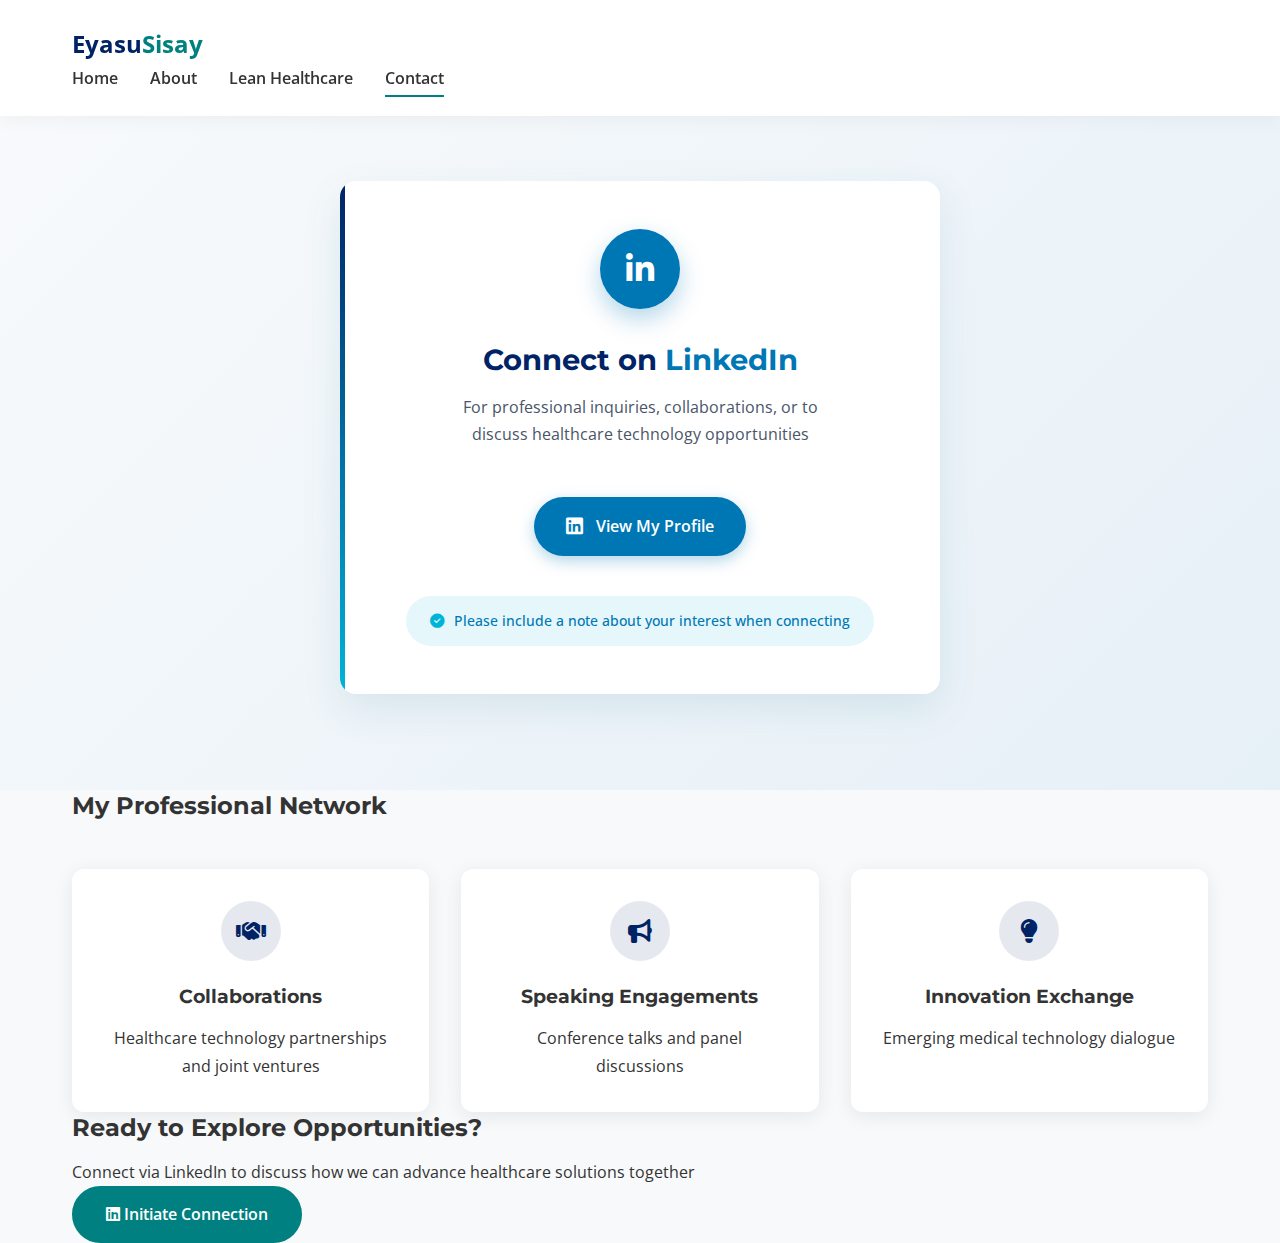
<file: contact.html>
<!DOCTYPE html>
<html lang="en">
<head>
    <meta charset="UTF-8">
    <meta name="viewport" content="width=device-width, initial-scale=1.0">
    <title>Contact Eyasu Sisay | Professional Networking</title>
    <meta name="description" content="Connect with Eyasu Sisay on LinkedIn for professional inquiries and collaborations">
    
    <!-- CSS -->
    <link rel="stylesheet" href="https://cdnjs.cloudflare.com/ajax/libs/font-awesome/6.4.0/css/all.min.css">
    <link href="https://fonts.googleapis.com/css2?family=Montserrat:wght@500;700&family=Open+Sans:wght@400;600&display=swap" rel="stylesheet">
    <link rel="stylesheet" href="style.css">
</head>

<body class="contact-page">
    <!-- Navigation -->
    <nav class="navbar">
        <div class="container">
            <a href="index.html" class="logo">Eyasu<span>Sisay</span></a>
            <ul class="nav-links">
                <li><a href="index.html">Home</a></li>
                <li><a href="about.html">About</a></li>
                <li><a href="lean.html">Lean Healthcare</a></li>
                <li><a href="contact.html" class="active">Contact</a></li>
            </ul>
        </div>
    </nav>

    <!-- Contact Hero -->
    <section class="contact-hero">
        <div class="container">
            <div class="hero-content">
                <h1>Let's <span>Connect</span></h1>
                <p class="subtitle">Professional inquiries via LinkedIn</p>
            </div>
        </div>
    </section>

    <!-- LinkedIn Connection Section -->
   <section class="linkedin-section">
  <div class="linkedin-card">
    <div class="linkedin-icon">
      <i class="fab fa-linkedin-in"></i>
    </div>
    <h2>Connect on <span>LinkedIn</span></h2>
    <p>For professional inquiries, collaborations, or to discuss healthcare technology opportunities</p>
    <a href="https://www.linkedin.com/in/eyasu-sisay/" target="_blank" rel="noopener noreferrer" class="linkedin-btn">
      <i class="fab fa-linkedin"></i> View My Profile
    </a>
    <div class="connection-note">
      <i class="fas fa-check-circle"></i>
      <span>Please include a note about your interest when connecting</span>
    </div>
  </div>
</section>

    <!-- Professional Network Section -->
    <section class="network-section">
        <div class="container">
            <h2>My <span>Professional</span> Network</h2>
            <div class="network-grid">
                <div class="network-item">
                    <div class="network-icon">
                        <i class="fas fa-handshake"></i>
                    </div>
                    <h3>Collaborations</h3>
                    <p>Healthcare technology partnerships and joint ventures</p>
                </div>
                <div class="network-item">
                    <div class="network-icon">
                        <i class="fas fa-bullhorn"></i>
                    </div>
                    <h3>Speaking Engagements</h3>
                    <p>Conference talks and panel discussions</p>
                </div>
                <div class="network-item">
                    <div class="network-icon">
                        <i class="fas fa-lightbulb"></i>
                    </div>
                    <h3>Innovation Exchange</h3>
                    <p>Emerging medical technology dialogue</p>
                </div>
            </div>
        </div>
    </section>

    <!-- Connection CTA -->
    <section class="connection-cta">
        <div class="container">
            <div class="cta-content">
                <h2>Ready to <span>Explore</span> Opportunities?</h2>
                <p>Connect via LinkedIn to discuss how we can advance healthcare solutions together</p>
                <a href="https://www.linkedin.com/in/eyasu-sisay/" target="_blank" rel="noopener noreferrer" class="btn btn-primary btn-linkedin">
                    <i class="fab fa-linkedin"></i> Initiate Connection
                </a>
            </div>
        </div>
    </section>

    <!-- Add data-scroll attributes to elements you want to animate -->
<section id="about" data-scroll="fade-in">
  <!-- Content will fade in when scrolled to -->
</section>

<div class="feature" data-scroll="fade-left">
  <!-- Content will slide in from left -->
</div>

<div class="statistic" data-scroll="fade-right">
  <!-- Content will slide in from right -->
</div>

    <!-- JavaScript -->
    <script src="main.js"></script>
</body>
</html>
</file>
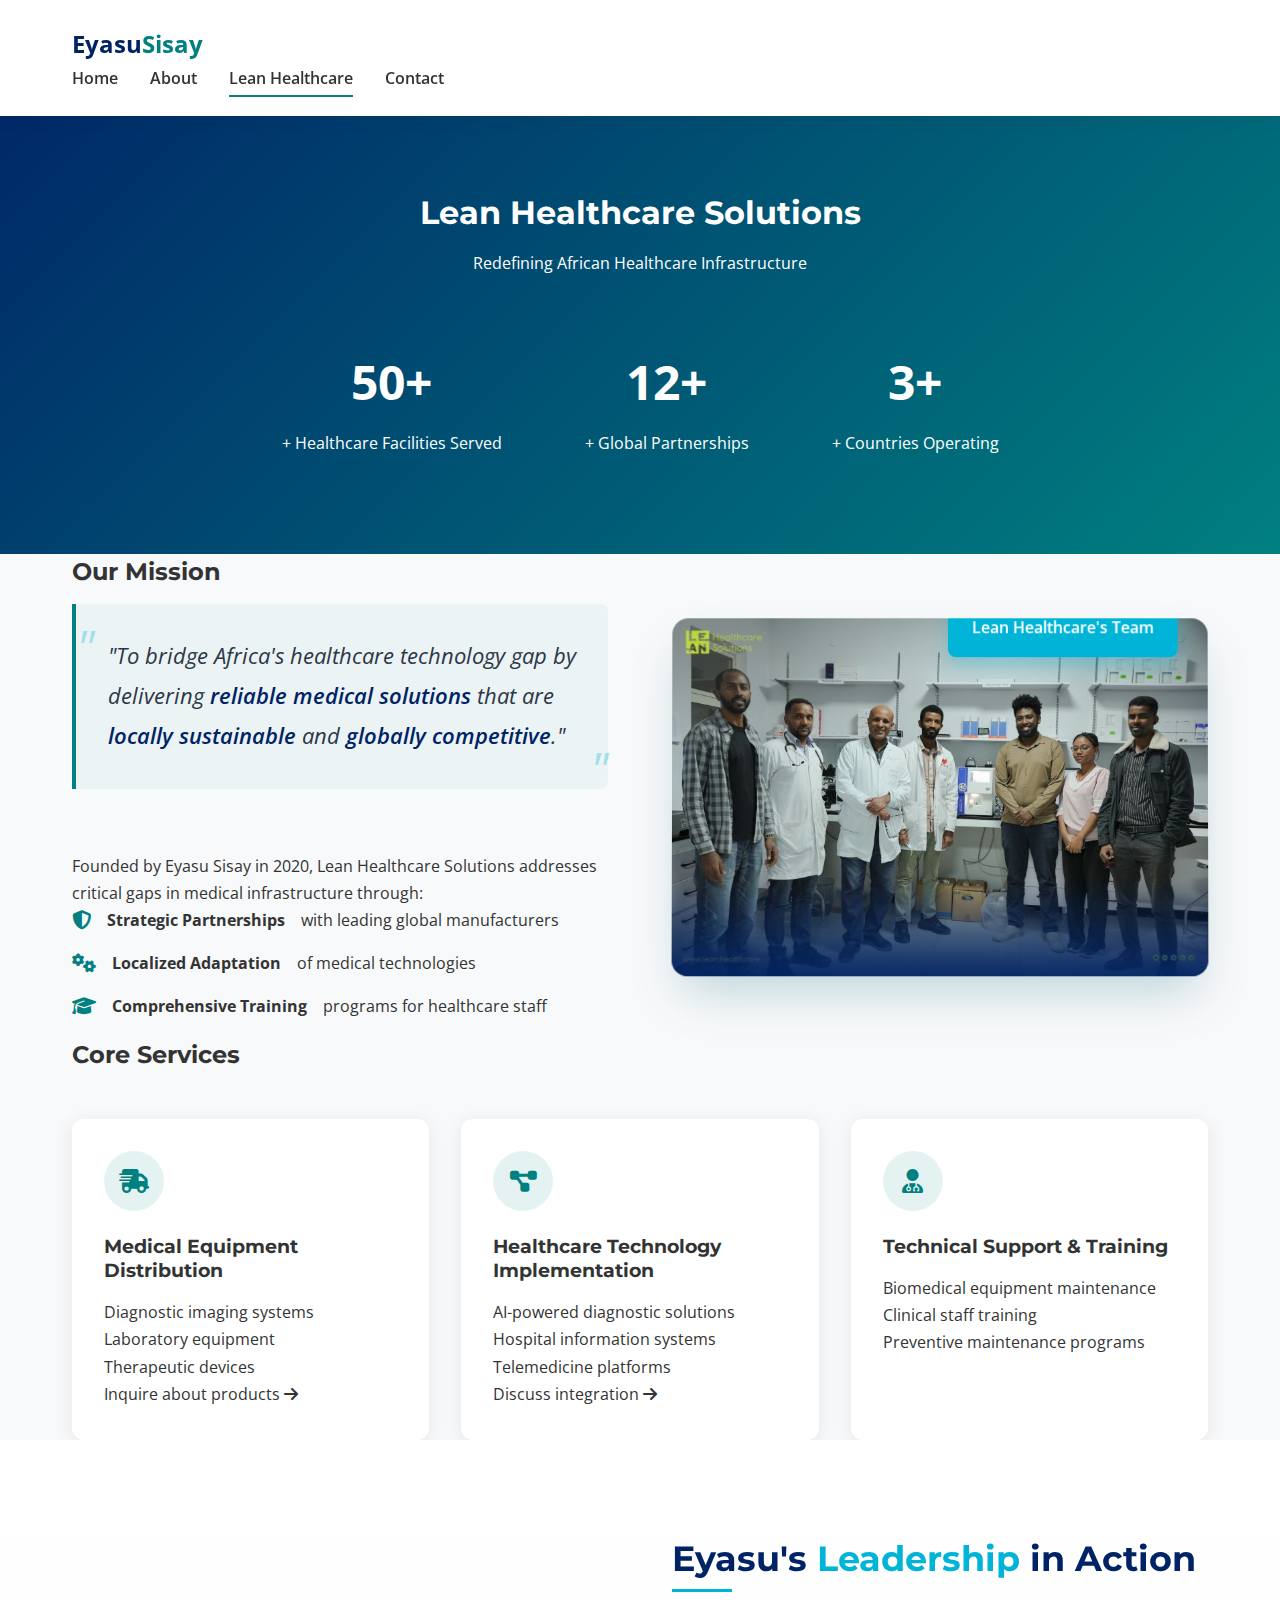
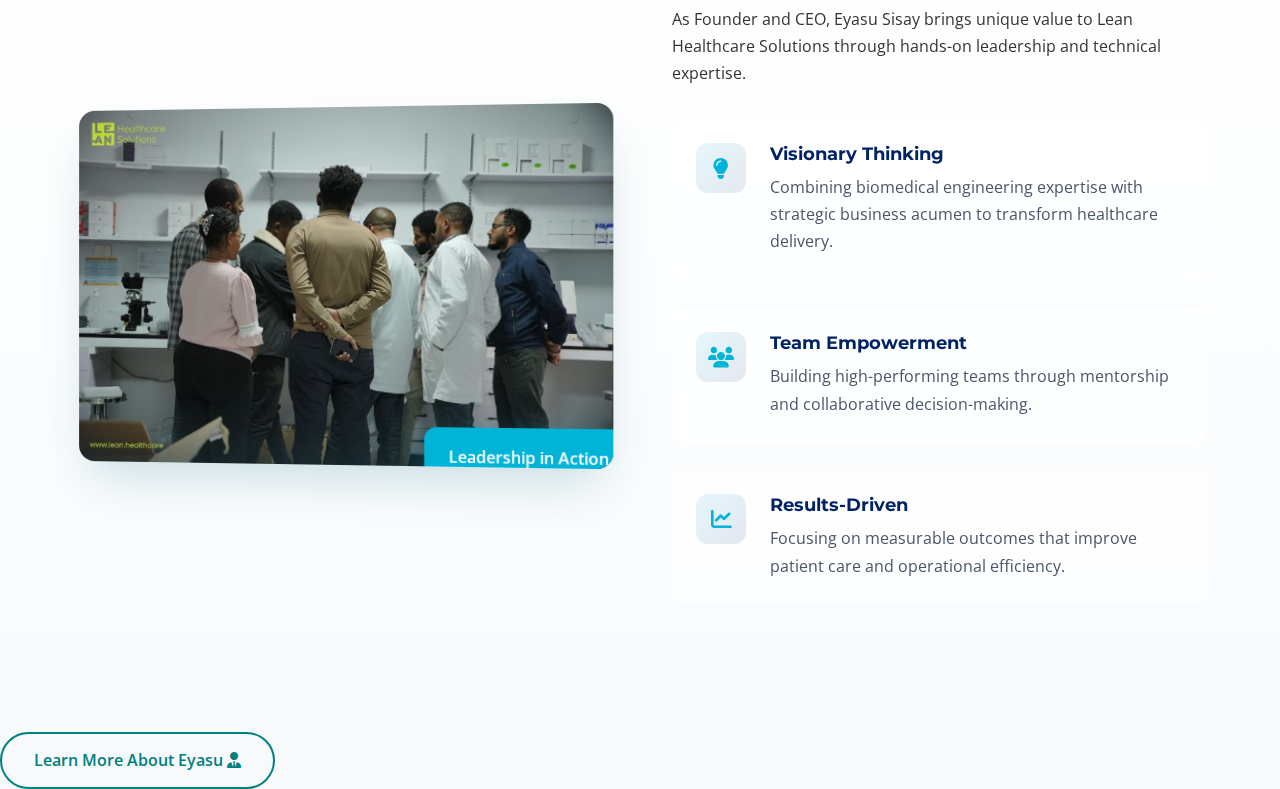
<file: lean.html>
<!DOCTYPE html>
<html lang="en">
<head>
    <meta charset="UTF-8">
    <meta name="viewport" content="width=device-width, initial-scale=1.0">
    <title>Lean Healthcare Solutions | Founded by Eyasu Sisay</title>
    <meta name="description" content="Lean Healthcare Solutions - Transforming African healthcare through innovative medical technology and sustainable solutions under Eyasu Sisay's leadership">
    
    <!-- CSS -->
    <link rel="stylesheet" href="https://cdnjs.cloudflare.com/ajax/libs/font-awesome/6.4.0/css/all.min.css">
    <link href="https://fonts.googleapis.com/css2?family=Montserrat:wght@500;700&family=Open+Sans:wght@400;600&display=swap" rel="stylesheet">
    <link rel="stylesheet" href="style.css">
</head>

<body class="lean-page">
    <!-- Navigation -->
    <nav class="navbar">
        <div class="container">
            <a href="index.html" class="logo">Eyasu<span>Sisay</span></a>
            <ul class="nav-links">
                <li><a href="index.html">Home</a></li>
                <li><a href="about.html">About</a></li>
                <li><a href="lean.html" class="active">Lean Healthcare</a></li>
                <li><a href="contact.html">Contact</a></li>
            </ul>
        </div>
    </nav>

    <!-- Hero Section -->
    <section class="company-hero">
        <div class="container">
            <div class="hero-content">
                <h1>Lean Healthcare <span>Solutions</span></h1>
                <p class="subtitle">Redefining African Healthcare Infrastructure</p>
                <div class="stats-bar">
                    <div class="stat">
                        <span class="number" data-count="50">50+</span>+
                        <span class="label">Healthcare Facilities Served</span>
                    </div>
                    <div class="stat">
                        <span class="number" data-count="12">12+</span>+
                        <span class="label">Global Partnerships</span>
                    </div>
                    <div class="stat">
                        <span class="number" data-count="3">3+</span>+
                        <span class="label">Countries Operating</span>
                    </div>
                </div>
            </div>
        </div>
    </section>

    <!-- Mission Section -->
    <section class="mission">
        <div class="container">
            <div class="mission-content">
                <div class="mission-text">
                    <h2>Our <span>Mission</span></h2>
                    <blockquote>
                        "To bridge Africa's healthcare technology gap by delivering <strong>reliable medical solutions</strong> that are <strong>locally sustainable</strong> and <strong>globally competitive</strong>."
                    </blockquote>
                    <p>Founded by Eyasu Sisay in 2020, Lean Healthcare Solutions addresses critical gaps in medical infrastructure through:</p>
                    <ul class="value-props">
                        <li>
                            <i class="fas fa-shield-alt"></i>
                            <strong>Strategic Partnerships</strong> with leading global manufacturers
                        </li>
                        <li>
                            <i class="fas fa-cogs"></i>
                            <strong>Localized Adaptation</strong> of medical technologies
                        </li>
                        <li>
                            <i class="fas fa-graduation-cap"></i>
                            <strong>Comprehensive Training</strong> programs for healthcare staff
                        </li>
                    </ul>
                </div>
                <div class="mission-image-container">
  <div class="mission-badge">Lean Healthcare's Team</div>
  <img src="lean photo.jpg" alt="Lean Healthcare Solutions team working" class="mission-image">
  <div class="mission-overlay">
    <div class="mission-caption">
    
  </div>
</div>
            </div>
        </div>
    </section>

    <!-- Services Section -->
    <section class="services">
        <div class="container">
            <h2>Core <span>Services</span></h2>
            <div class="services-grid">
                <div class="service-card">
                    <div class="service-icon">
                        <i class="fas fa-shipping-fast"></i>
                    </div>
                    <h3>Medical Equipment Distribution</h3>
                    <ul>
                        <li>Diagnostic imaging systems</li>
                        <li>Laboratory equipment</li>
                        <li>Therapeutic devices</li>
                    </ul>
                    <a href="#contact" class="service-cta">Inquire about products <i class="fas fa-arrow-right"></i></a>
                </div>
                <div class="service-card">
                    <div class="service-icon">
                        <i class="fas fa-project-diagram"></i>
                    </div>
                    <h3>Healthcare Technology Implementation</h3>
                    <ul>
                        <li>AI-powered diagnostic solutions</li>
                        <li>Hospital information systems</li>
                        <li>Telemedicine platforms</li>
                    </ul>
                    <a href="contact.html" class="service-cta">Discuss integration <i class="fas fa-arrow-right"></i></a>
                </div>
                <div class="service-card">
                    <div class="service-icon">
                        <i class="fas fa-user-md"></i>
                    </div>
                    <h3>Technical Support & Training</h3>
                    <ul>
                        <li>Biomedical equipment maintenance</li>
                        <li>Clinical staff training</li>
                        <li>Preventive maintenance programs</li>
                    </ul>
                    
                </div>
            </div>
        </div>
    </section>

    <!-- Partners Section -->
    
    <!-- Leadership Spotlight -->
   <section class="leadership-showcase">
    <div class="leadership-container">
        <div class="leadership-image">
            <img src="1752844723425.jpg" alt="Eyasu Sisay leading a team meeting">
            <div class="leadership-badge">Leadership in Action</div>
        </div>
        <div class="leadership-content">
            <h2>Eyasu's <span>Leadership</span> in Action</h2>
            <p>As Founder and CEO, Eyasu Sisay brings unique value to Lean Healthcare Solutions through hands-on leadership and technical expertise.</p>
            
            <div class="leadership-highlights">
                <div class="leadership-item">
                    <div class="leadership-icon">
                        <i class="fas fa-lightbulb"></i>
                    </div>
                    <div class="leadership-text">
                        <h3>Visionary Thinking</h3>
                        <p>Combining biomedical engineering expertise with strategic business acumen to transform healthcare delivery.</p>
                    </div>
                </div>
                
                <div class="leadership-item">
                    <div class="leadership-icon">
                        <i class="fas fa-users"></i>
                    </div>
                    <div class="leadership-text">
                        <h3>Team Empowerment</h3>
                        <p>Building high-performing teams through mentorship and collaborative decision-making.</p>
                    </div>
                </div>
                
                <div class="leadership-item">
                    <div class="leadership-icon">
                        <i class="fas fa-chart-line"></i>
                    </div>
                    <div class="leadership-text">
                        <h3>Results-Driven</h3>
                        <p>Focusing on measurable outcomes that improve patient care and operational efficiency.</p>
                    </div>
                </div>
            </div>
        </div>
    </div>
</section>
                    <a href="about.html" class="btn btn-outline">Learn More About Eyasu <i class="fas fa-user-tie"></i></a>
                </div>
            </div>
        </div>
    </section>

    <!-- Add data-scroll attributes to elements you want to animate -->
<section id="about" data-scroll="fade-in">
  <!-- Content will fade in when scrolled to -->
</section>

<div class="feature" data-scroll="fade-left">
  <!-- Content will slide in from left -->
</div>

<div class="statistic" data-scroll="fade-right">
  <!-- Content will slide in from right -->
</div>

    <!-- JavaScript -->
    <script src="main.js"></script>
</body>
</html>
</file>
<file: style.css>
/* ===== RESET & BASE STYLES ===== */
:root {
  --primary: #002366;
  --secondary: #008080;
  --accent: #0077B5;
  --dark: #1a1a2e;
  --light: #f8f9fa;
  --text: #333333;
  --text-light: #6c757d;
  --shadow: 0 4px 20px rgba(0, 0, 0, 0.08);
  --transition: all 0.3s cubic-bezier(0.25, 0.8, 0.25, 1);
}

* {
  margin: 0;
  padding: 0;
  box-sizing: border-box;
}

html {
  scroll-behavior: smooth;
  font-size: 16px;
}

body {
  font-family: 'Open Sans', sans-serif;
  line-height: 1.7;
  color: var(--text);
  background-color: var(--light);
  overflow-x: hidden;
}

h1, h2, h3, h4, h5, h6 {
  font-family: 'Montserrat', sans-serif;
  font-weight: 700;
  line-height: 1.3;
  margin-bottom: 1rem;
}

a {
  text-decoration: none;
  color: inherit;
  transition: var(--transition);
}

ul {
  list-style: none;
}

img {
  max-width: 100%;
  height: auto;
}

.container {
  width: 100%;
  max-width: 1200px;
  margin: 0 auto;
  padding: 0 2rem;
}

.section {
  padding: 6rem 0;
}

.section-header {
  text-align: center;
  margin-bottom: 4rem;
}

.section-title {
  font-size: 2.5rem;
  color: var(--dark);
  position: relative;
  display: inline-block;
}

.section-title span {
  color: var(--secondary);
}

.section-title:after {
  content: '';
  position: absolute;
  bottom: -10px;
  left: 50%;
  transform: translateX(-50%);
  width: 80px;
  height: 4px;
  background: var(--secondary);
}

.section-subtitle {
  color: var(--text-light);
  font-size: 1.1rem;
  max-width: 700px;
  margin: 0 auto;
}

.btn {
  display: inline-block;
  padding: 0.8rem 2rem;
  border-radius: 50px;
  font-weight: 600;
  text-align: center;
  cursor: pointer;
  transition: var(--transition);
}

.btn-primary {
  background: var(--secondary);
  color: white;
  border: 2px solid var(--secondary);
}

.btn-primary:hover {
  background: transparent;
  color: var(--secondary);
  transform: translateY(-3px);
  box-shadow: var(--shadow);
}

.btn-outline {
  background: transparent;
  color: var(--secondary);
  border: 2px solid var(--secondary);
}

.btn-outline:hover {
  background: var(--secondary);
  color: white;
  transform: translateY(-3px);
}

/* ===== NAVBAR ===== */
.navbar {
  position: fixed;
  top: 0;
  left: 0;
  width: 100%;
  padding: 1.5rem 0;
  background: white;
  box-shadow: 0 2px 20px rgba(0, 0, 0, 0.05);
  z-index: 1000;
  transition: var(--transition);
}

.navbar.scrolled {
  padding: 1rem 0;
  box-shadow: 0 5px 20px rgba(0, 0, 0, 0.1);
}

.logo {
  font-size: 1.5rem;
  font-weight: 700;
  color: var(--primary);
}

.logo span {
  color: var(--secondary);
}

.nav-links {
  display: flex;
  align-items: center;
  gap: 2rem;
}

.nav-links a {
  font-weight: 600;
  position: relative;
  padding: 0.5rem 0;
}

.nav-links a:after {
  content: '';
  position: absolute;
  bottom: 0;
  left: 0;
  width: 0;
  height: 2px;
  background: var(--secondary);
  transition: var(--transition);
}

.nav-links a:hover:after,
.nav-links a.active:after {
  width: 100%;
}

/* ===== HERO SECTION ===== */
.hero {
  min-height: 100vh;
  display: flex;
  align-items: center;
  padding-top: 80px;
  background: linear-gradient(135deg, rgba(0, 35, 102, 0.9) 0%, rgba(0, 128, 128, 0.9) 100%), url('../assets/images/hero-bg.jpg') no-repeat center center/cover;
  color: white;
  text-align: center;
}

.hero-content {
  max-width: 800px;
  margin: 0 auto;
}

.hero-title {
  font-size: 3.5rem;
  margin-bottom: 1.5rem;
  line-height: 1.2;
}

.hero-title .title-line {
  display: block;
}

.hero-subtitle {
  font-size: 1.3rem;
  margin-bottom: 2.5rem;
  opacity: 0.9;
}

.hero-cta {
  display: flex;
  gap: 1.5rem;
  justify-content: center;
  margin-top: 3rem;
}

/* ===== ABOUT SECTION ===== */
.about-content {
  display: grid;
  grid-template-columns: 1fr 1fr;
  gap: 4rem;
  align-items: center;
}

.profile-img {
  width: 100%;
  max-width: 350px;
  border-radius: 20px;
  box-shadow: var(--shadow);
  transition: var(--transition);
}

.profile-img:hover {
  transform: scale(1.02);
}

.personal-info {
  margin: 2rem 0;
}

.info-item {
  display: flex;
  margin-bottom: 1rem;
}

.info-label {
  font-weight: 600;
  min-width: 120px;
  color: var(--primary);
}

.about-cta {
  display: flex;
  gap: 1.5rem;
  margin-top: 2rem;
}

.skill-bars {
  margin-top: 2rem;
}

.skill-item {
  margin-bottom: 1.5rem;
}

.skill-info {
  display: flex;
  justify-content: space-between;
  margin-bottom: 0.5rem;
}

.skill-bar {
  height: 10px;
  background: #e9ecef;
  border-radius: 5px;
  overflow: hidden;
}

.skill-progress {
  height: 100%;
  background: var(--secondary);
  border-radius: 5px;
  transition: width 1.5s ease;
}

/* ===== LEAN HEALTHCARE PAGE ===== */
.company-hero {
  padding: 12rem 0 6rem;
  background: linear-gradient(135deg, var(--primary) 0%, var(--secondary) 100%);
  color: white;
  text-align: center;
}

.stats-bar {
  display: flex;
  justify-content: space-around;
  margin-top: 4rem;
  flex-wrap: wrap;
}

.stat {
  padding: 0 2rem;
}

.number {
  font-size: 3rem;
  font-weight: 700;
  display: block;
  margin-bottom: 0.5rem;
}

.mission-content {
  display: grid;
  grid-template-columns: 1fr 1fr;
  gap: 4rem;
  align-items: center;
}

.value-props li {
  margin-bottom: 1rem;
  display: flex;
  align-items: center;
  gap: 1rem;
}

.value-props i {
  color: var(--secondary);
  font-size: 1.2rem;
}

.services-grid {
  display: grid;
  grid-template-columns: repeat(auto-fit, minmax(300px, 1fr));
  gap: 2rem;
  margin-top: 3rem;
}

.service-card {
  background: white;
  border-radius: 12px;
  padding: 2rem;
  box-shadow: var(--shadow);
  transition: var(--transition);
}

.service-card:hover {
  transform: translateY(-10px);
}

.service-icon {
  width: 60px;
  height: 60px;
  background: rgba(0, 128, 128, 0.1);
  border-radius: 50%;
  display: flex;
  align-items: center;
  justify-content: center;
  margin-bottom: 1.5rem;
  color: var(--secondary);
  font-size: 1.5rem;
}

/* ===== CONTACT PAGE ===== */
.linkedin-card {
  background: white;
  border-radius: 12px;
  padding: 3rem;
  text-align: center;
  max-width: 700px;
  margin: -50px auto 0;
  box-shadow: var(--shadow);
  position: relative;
  z-index: 1;
}

.linkedin-icon {
  background: var(--accent);
  width: 80px;
  height: 80px;
  border-radius: 50%;
  display: flex;
  align-items: center;
  justify-content: center;
  margin: 0 auto 2rem;
  color: white;
  font-size: 2rem;
}

.linkedin-btn {
  display: inline-block;
  background: var(--accent);
  color: white;
  padding: 1rem 2rem;
  border-radius: 50px;
  font-weight: 600;
  margin: 2rem 0;
  transition: var(--transition);
}

.linkedin-btn:hover {
  background: #005f93;
  transform: translateY(-3px);
  box-shadow: 0 10px 20px rgba(0, 119, 181, 0.2);
}

.network-grid {
  display: grid;
  grid-template-columns: repeat(auto-fit, minmax(250px, 1fr));
  gap: 2rem;
  margin-top: 3rem;
}

.network-item {
  background: white;
  padding: 2rem;
  border-radius: 12px;
  text-align: center;
  box-shadow: var(--shadow);
  transition: var(--transition);
}

.network-item:hover {
  transform: translateY(-5px);
}

.network-icon {
  width: 60px;
  height: 60px;
  background: rgba(0, 35, 102, 0.1);
  border-radius: 50%;
  display: flex;
  align-items: center;
  justify-content: center;
  margin: 0 auto 1.5rem;
  color: var(--primary);
  font-size: 1.5rem;
}

/* ===== FOOTER ===== */
footer {
  background: var(--dark);
  color: white;
  padding: 3rem 0;
  text-align: center;
}

/* ===== ANIMATIONS ===== */
@keyframes fadeIn {
  from { opacity: 0; transform: translateY(20px); }
  to { opacity: 1; transform: translateY(0); }
}

@keyframes typewriter {
  from { width: 0 }
  to { width: 100% }
}

/* ===== RESPONSIVE DESIGN ===== */
@media (max-width: 992px) {
  .about-content,
  .mission-content {
    grid-template-columns: 1fr;
    text-align: center;
  }
  
  .profile-img {
    margin: 0 auto;
  }
  
  .personal-info,
  .info-item {
    justify-content: center;
  }
  
  .about-cta {
    justify-content: center;
  }
}

@media (max-width: 768px) {
  .hero-title {
    font-size: 2.5rem;
  }
  
  .section {
    padding: 4rem 0;
  }
  
  .nav-links {
    position: fixed;
    top: 80px;
    left: -100%;
    width: 100%;
    height: calc(100vh - 80px);
    background: white;
    flex-direction: column;
    gap: 0;
    transition: var(--transition);
  }
  
  .nav-links.active {
    left: 0;
  }
  
  .nav-links li {
    width: 100%;
    text-align: center;
    padding: 1rem 0;
  }
  
  .menu-toggle {
    display: flex;
    flex-direction: column;
    gap: 6px;
    cursor: pointer;
  }
  
  .menu-toggle span {
    width: 30px;
    height: 3px;
    background: var(--primary);
    transition: var(--transition);
  }
  
  .menu-toggle.active span:nth-child(1) {
    transform: rotate(45deg) translate(5px, 5px);
  }
  
  .menu-toggle.active span:nth-child(2) {
    opacity: 0;
  }
  
  .menu-toggle.active span:nth-child(3) {
    transform: rotate(-45deg) translate(7px, -8px);
  }
}

@media (max-width: 576px) {
  .hero-title {
    font-size: 2rem;
  }
  
  .hero-cta,
  .about-cta {
    flex-direction: column;
    gap: 1rem;
  }
  
  .container {
    padding: 0 1.5rem;
  }
}

/* Professional Skills Section Styling */
.skills-section {
    padding: 6rem 0;
    background-color: #f9fbfd;
    text-align: center;
}

.skills-grid {
    display: grid;
    grid-template-columns: repeat(auto-fit, minmax(250px, 1fr));
    gap: 2rem;
    margin-top: 3rem;
    justify-items: center;
}

.skill-card {
    width: 100%;
    max-width: 280px;
    perspective: 1000px;
}

.skill-content {
    position: relative;
    width: 100%;
    height: 100%;
    padding: 2.5rem 1.5rem;
    background: white;
    border-radius: 16px;
    box-shadow: 0 10px 30px rgba(0, 95, 115, 0.08);
    transition: all 0.4s cubic-bezier(0.175, 0.885, 0.32, 1.275);
    transform-style: preserve-3d;
    text-align: center;
}

.skill-card:hover .skill-content {
    transform: translateY(-10px);
    box-shadow: 0 15px 40px rgba(0, 95, 115, 0.15);
}

.skill-icon {
    width: 70px;
    height: 70px;
    margin: 0 auto 1.5rem;
    display: flex;
    align-items: center;
    justify-content: center;
    background: linear-gradient(135deg, rgba(0, 128, 128, 0.1) 0%, rgba(0, 35, 102, 0.1) 100%);
    border-radius: 50%;
    color: var(--secondary);
    font-size: 1.8rem;
}

.skill-content h3 {
    font-size: 1.3rem;
    margin-bottom: 1rem;
    color: var(--dark);
}

.skill-percent {
    font-size: 2.5rem;
    font-weight: 700;
    margin: 1rem 0;
    color: var(--primary);
    position: relative;
    display: inline-block;
}

.skill-percent::after {
    content: '';
    position: absolute;
    bottom: -10px;
    left: 50%;
    transform: translateX(-50%);
    width: 40px;
    height: 3px;
    background: var(--secondary);
}

.skill-description {
    color: var(--text-light);
    font-size: 0.95rem;
    line-height: 1.6;
    margin-top: 1rem;
}

/* Responsive Adjustments */
@media (max-width: 768px) {
    .skills-grid {
        grid-template-columns: repeat(2, 1fr);
    }
}

@media (max-width: 576px) {
    .skills-grid {
        grid-template-columns: 1fr;
    }
    
    .skill-card {
        max-width: 100%;
    }
}

/* About Section Styling */
.about-section {
    padding: 8rem 0;
    background: linear-gradient(to bottom, #ffffff 0%, #f8fbfd 100%);
    position: relative;
    overflow: hidden;
}

.about-section::before {
    content: '';
    position: absolute;
    top: 0;
    right: 0;
    width: 40%;
    height: 100%;
    background: url('assets/images/medical-pattern.png') no-repeat;
    background-size: cover;
    opacity: 0.03;
    z-index: 0;
}

.about-content {
    display: grid;
    grid-template-columns: 1fr 1.5fr;
    gap: 4rem;
    align-items: center;
    position: relative;
    z-index: 1;
}

.about-image {
    position: relative;
    display: flex;
    justify-content: center;
}

.image-frame {
    position: relative;
    width: 320px;
    height: 320px;
    border-radius: 20px;
    overflow: hidden;
    box-shadow: 0 25px 50px -12px rgba(0, 95, 115, 0.15);
}

.profile-img {
    width: 100%;
    height: 100%;
    object-fit: cover;
    transition: transform 0.5s ease;
}

.image-frame:hover .profile-img {
    transform: scale(1.05);
}

.image-badge {
    position: absolute;
    bottom: -20px;
    right: -20px;
    background: var(--secondary);
    color: white;
    padding: 1rem 1.5rem;
    border-radius: 12px;
    box-shadow: 0 10px 20px rgba(0, 128, 128, 0.2);
    text-align: center;
}

.image-badge span {
    display: block;
    font-weight: 700;
    font-size: 1.1rem;
}

.image-badge p {
    font-size: 0.9rem;
    opacity: 0.9;
    margin-top: 0.3rem;
}

.about-text h3 {
    font-size: 1.5rem;
    color: var(--primary);
    margin-bottom: 1.5rem;
    position: relative;
    display: inline-block;
}

.about-text h3::after {
    content: '';
    position: absolute;
    bottom: -8px;
    left: 0;
    width: 50px;
    height: 3px;
    background: var(--secondary);
}

.lead {
    font-size: 1.2rem;
    line-height: 1.8;
    color: var(--dark);
    margin-bottom: 2rem;
}

.bio-highlights {
    margin: 2.5rem 0;
}

.highlight-item {
    display: flex;
    align-items: flex-start;
    gap: 1rem;
    margin-bottom: 1.5rem;
}

.highlight-item i {
    color: var(--secondary);
    font-size: 1.2rem;
    margin-top: 0.2rem;
}

.highlight-item p {
    flex: 1;
    color: var(--text);
    line-height: 1.7;
}

blockquote {
    font-style: italic;
    font-size: 1.1rem;
    line-height: 1.8;
    color: var(--dark);
    padding: 1.5rem;
    border-left: 4px solid var(--secondary);
    background: rgba(0, 128, 128, 0.05);
    border-radius: 0 8px 8px 0;
    margin: 2rem 0;
}

blockquote strong {
    color: var(--primary);
    font-weight: 600;
}

.core-values {
    display: flex;
    flex-wrap: wrap;
    gap: 1rem;
    margin-top: 2rem;
}

.value-pill {
    background: rgba(0, 35, 102, 0.1);
    color: var(--primary);
    padding: 0.6rem 1.2rem;
    border-radius: 50px;
    font-size: 0.9rem;
    font-weight: 500;
    transition: all 0.3s ease;
}

.value-pill:hover {
    background: var(--secondary);
    color: white;
    transform: translateY(-2px);
}

/* Responsive Design */
@media (max-width: 992px) {
    .about-content {
        grid-template-columns: 1fr;
        text-align: center;
    }
    
    .about-image {
        margin-bottom: 3rem;
    }
    
    .about-text h3::after {
        left: 50%;
        transform: translateX(-50%);
    }
    
    .highlight-item {
        justify-content: center;
        text-align: left;
    }
}

@media (max-width: 576px) {
    .image-frame {
        width: 280px;
        height: 280px;
    }
    
    .image-badge {
        right: 0;
    }
}


/* ===== ABOUT PAGE STYLES ===== */
.about-page {
    background-color: #f8fafc;
    color: #2d3748;
    line-height: 1.6;
}

/* Hero Section */
.about-hero {
    background: linear-gradient(135deg, #002366 0%, #004080 100%);
    color: white;
    padding: 8rem 0 6rem;
    text-align: center;
    position: relative;
    overflow: hidden;
}

.about-hero::before {
    content: '';
    position: absolute;
    top: 0;
    right: 0;
    width: 30%;
    height: 100%;
    background: url('assets/images/medical-icon-pattern.png') repeat;
    opacity: 0.05;
}

.section-header h1 {
    font-size: 3rem;
    margin-bottom: 1rem;
    position: relative;
    display: inline-block;
}

.section-header h1 span {
    color: #00b4d8;
}

.section-header p {
    font-size: 1.2rem;
    opacity: 0.9;
}

/* Biography Section */
.biography {
    padding: 6rem 0;
}

.bio-content {
    display: grid;
    grid-template-columns: 1fr 1fr;
    gap: 4rem;
    align-items: center;
}

.bio-image {
    position: relative;
    border-radius: 16px;
    overflow: hidden;
    box-shadow: 0 20px 40px rgba(0, 0, 0, 0.1);
}

.bio-image img {
    width: 100%;
    height: auto;
    display: block;
    transition: transform 0.5s ease;
}

.bio-image:hover img {
    transform: scale(1.03);
}

.image-caption {
    position: absolute;
    bottom: 0;
    left: 0;
    right: 0;
    background: rgba(0, 35, 102, 0.8);
    color: white;
    padding: 1.5rem;
    text-align: center;
}

.image-caption i {
    font-size: 1.5rem;
    color: #00b4d8;
    margin-bottom: 0.5rem;
    display: block;
}

.bio-text h2 {
    font-size: 2rem;
    color: #002366;
    margin-bottom: 1.5rem;
    position: relative;
}

.bio-text h2::after {
    content: '';
    position: absolute;
    bottom: -10px;
    left: 0;
    width: 60px;
    height: 3px;
    background: #00b4d8;
}

.bio-text h3 {
    font-size: 1.5rem;
    color: #002366;
    margin: 2rem 0 1rem;
}

.achievement-list {
    margin: 1.5rem 0;
}

.achievement-list li {
    margin-bottom: 1rem;
    display: flex;
    align-items: flex-start;
    gap: 0.8rem;
}

.achievement-list i {
    color: #00b4d8;
    margin-top: 0.2rem;
}

.signature {
    margin-top: 3rem;
    text-align: right;
}

.signature img {
    max-width: 180px;
    margin-bottom: 0.5rem;
}

.signature p {
    font-weight: 600;
    color: #002366;
}

/* Timeline Section */
.timeline-section {
    padding: 6rem 0;
    background: #f0f4f8;
}

.timeline-section h2 {
    text-align: center;
    font-size: 2.5rem;
    margin-bottom: 4rem;
}

.timeline-section h2 span {
    color: #00b4d8;
}

.timeline {
    position: relative;
    max-width: 800px;
    margin: 0 auto;
}

.timeline::before {
    content: '';
    position: absolute;
    top: 0;
    left: 50%;
    transform: translateX(-50%);
    width: 2px;
    height: 100%;
    background: #00b4d8;
}

.timeline-item {
    position: relative;
    margin-bottom: 4rem;
    width: 100%;
}

.timeline-item:nth-child(odd) .timeline-content {
    margin-left: auto;
    text-align: right;
    padding-right: 4rem;
    padding-left: 0;
}

.timeline-item:nth-child(even) .timeline-content {
    text-align: left;
    padding-left: 4rem;
}

.timeline-date {
    position: absolute;
    top: 0;
    left: 50%;
    transform: translateX(-50%);
    background: #00b4d8;
    color: white;
    padding: 0.5rem 1.5rem;
    border-radius: 50px;
    font-weight: 600;
    box-shadow: 0 5px 15px rgba(0, 180, 216, 0.3);
}

.timeline-content {
    width: calc(50% - 40px);
    padding: 2rem;
    background: white;
    border-radius: 12px;
    box-shadow: 0 5px 20px rgba(0, 0, 0, 0.08);
}

.timeline-content h3 {
    color: #002366;
    margin-bottom: 0.5rem;
}

.degree, .company {
    color: #00b4d8;
    font-weight: 600;
    margin-bottom: 1rem;
    display: block;
}

.timeline-content ul {
    margin-top: 1rem;
}

.timeline-content li {
    margin-bottom: 0.8rem;
    position: relative;
    padding-left: 1.5rem;
}

.timeline-content li::before {
    content: '•';
    position: absolute;
    left: 0;
    color: #00b4d8;
    font-weight: bold;
}

/* Philosophy Section */
.philosophy {
    padding: 6rem 0;
    background: white;
}

.philosophy-content {
    max-width: 900px;
    margin: 0 auto;
    text-align: center;
}

.philosophy h2 {
    font-size: 2.5rem;
    margin-bottom: 3rem;
}

.philosophy h2 span {
    color: #00b4d8;
}

blockquote {
    font-size: 1.4rem;
    line-height: 1.8;
    color: #2d3748;
    font-style: italic;
    margin: 0 auto 4rem;
    padding: 2rem;
    position: relative;
    max-width: 700px;
}

blockquote::before,
blockquote::after {
    content: '"';
    font-size: 3rem;
    color: #00b4d8;
    opacity: 0.3;
    position: absolute;
}

blockquote::before {
    top: 0;
    left: 0;
}

blockquote::after {
    bottom: -1.5rem;
    right: 0;
}

blockquote strong {
    color: #002366;
    font-weight: 600;
}

.philosophy-points {
    display: grid;
    grid-template-columns: repeat(auto-fit, minmax(300px, 1fr));
    gap: 2rem;
    margin-top: 3rem;
}

.point {
    background: #f8fafc;
    padding: 2rem;
    border-radius: 12px;
    transition: all 0.3s ease;
}

.point:hover {
    transform: translateY(-5px);
    box-shadow: 0 10px 30px rgba(0, 0, 0, 0.1);
}

.point-icon {
    width: 70px;
    height: 70px;
    background: linear-gradient(135deg, rgba(0, 180, 216, 0.1) 0%, rgba(0, 35, 102, 0.1) 100%);
    border-radius: 50%;
    display: flex;
    align-items: center;
    justify-content: center;
    margin: 0 auto 1.5rem;
    color: #00b4d8;
    font-size: 1.8rem;
}

.point h3 {
    color: #002366;
    margin-bottom: 1rem;
}

/* Responsive Design */
@media (max-width: 992px) {
    .bio-content {
        grid-template-columns: 1fr;
    }
    
    .bio-image {
        max-width: 500px;
        margin: 0 auto;
    }
    
    .timeline::before {
        left: 30px;
    }
    
    .timeline-item:nth-child(odd) .timeline-content,
    .timeline-item:nth-child(even) .timeline-content {
        width: calc(100% - 80px);
        margin-left: 80px;
        text-align: left;
        padding: 2rem;
    }
    
    .timeline-date {
        left: 0;
        transform: none;
    }
}

@media (max-width: 768px) {
    .section-header h1 {
        font-size: 2.2rem;
    }
    
    blockquote {
        font-size: 1.2rem;
    }
}

@media (max-width: 576px) {
    .about-hero {
        padding: 6rem 0 4rem;
    }
    
    .philosophy-points {
        grid-template-columns: 1fr;
    }
    
    .timeline-item:nth-child(odd) .timeline-content,
    .timeline-item:nth-child(even) .timeline-content {
        width: calc(100% - 60px);
        margin-left: 60px;
    }
}


/* Leadership in Action Section */
.leadership-showcase {
    padding: 6rem 0;
    background: linear-gradient(to bottom, #ffffff 0%, #f8fbfd 100%);
    position: relative;
}

.leadership-container {
    display: grid;
    grid-template-columns: 1fr 1fr;
    gap: 4rem;
    align-items: center;
    max-width: 1200px;
    margin: 0 auto;
    padding: 0 2rem;
}

.leadership-image {
    position: relative;
    border-radius: 16px;
    overflow: hidden;
    box-shadow: 0 25px 50px -12px rgba(0, 95, 115, 0.2);
    transform: perspective(1000px) rotateY(-5deg);
    transition: all 0.5s cubic-bezier(0.175, 0.885, 0.32, 1.275);
}

.leadership-image:hover {
    transform: perspective(1000px) rotateY(0deg);
    box-shadow: 0 30px 60px -10px rgba(0, 95, 115, 0.3);
}

.leadership-image img {
    width: 100%;
    height: auto;
    display: block;
    transition: transform 0.5s ease;
}

.leadership-image:hover img {
    transform: scale(1.03);
}

.leadership-badge {
    position: absolute;
    bottom: -20px;
    right: -20px;
    background: #00b4d8;
    color: white;
    padding: 1rem 1.5rem;
    border-radius: 12px;
    box-shadow: 0 10px 30px rgba(0, 180, 216, 0.3);
    font-weight: 600;
    z-index: 2;
}

.leadership-content {
    position: relative;
}

.leadership-content h2 {
    font-size: 2.2rem;
    margin-bottom: 1.5rem;
    color: #002366;
    position: relative;
    display: inline-block;
}

.leadership-content h2 span {
    color: #00b4d8;
}

.leadership-content h2::after {
    content: '';
    position: absolute;
    bottom: -10px;
    left: 0;
    width: 60px;
    height: 3px;
    background: #00b4d8;
}

.leadership-highlights {
    margin: 2rem 0;
}

.leadership-item {
    display: flex;
    align-items: flex-start;
    gap: 1.5rem;
    margin-bottom: 1.8rem;
    padding: 1.5rem;
    background: rgba(255, 255, 255, 0.7);
    border-radius: 12px;
    backdrop-filter: blur(5px);
    transition: all 0.3s ease;
}

.leadership-item:hover {
    background: white;
    box-shadow: 0 10px 30px rgba(0, 0, 0, 0.05);
    transform: translateX(5px);
}

.leadership-icon {
    flex-shrink: 0;
    width: 50px;
    height: 50px;
    background: linear-gradient(135deg, rgba(0, 180, 216, 0.1) 0%, rgba(0, 35, 102, 0.1) 100%);
    border-radius: 12px;
    display: flex;
    align-items: center;
    justify-content: center;
    color: #00b4d8;
    font-size: 1.3rem;
}

.leadership-text h3 {
    font-size: 1.1rem;
    margin-bottom: 0.5rem;
    color: #002366;
}

.leadership-text p {
    color: #4a5568;
    line-height: 1.7;
}

/* Responsive Design */
@media (max-width: 992px) {
    .leadership-container {
        grid-template-columns: 1fr;
    }
    
    .leadership-image {
        max-width: 600px;
        margin: 0 auto;
        transform: none;
    }
    
    .leadership-image:hover {
        transform: none;
    }
    
    .leadership-content {
        text-align: center;
    }
    
    .leadership-content h2::after {
        left: 50%;
        transform: translateX(-50%);
    }
}

@media (max-width: 768px) {
    .leadership-showcase {
        padding: 4rem 0;
    }
    
    .leadership-item {
        flex-direction: column;
        align-items: center;
        text-align: center;
    }
    
    .leadership-icon {
        margin-bottom: 1rem;
    }
}

@media (max-width: 576px) {
    .leadership-badge {
        right: 0;
        bottom: -15px;
    }
    
    .leadership-content h2 {
        font-size: 1.8rem;
    }
}

/* Smooth scroll behavior */
html {
  scroll-behavior: smooth;
}

/* Scroll animation styles */
[data-scroll] {
  transition: opacity 0.5s ease, transform 0.5s ease;
}

[data-scroll="fade-in"] {
  opacity: 0;
  transform: translateY(30px);
}

[data-scroll="fade-in"].is-visible {
  opacity: 1;
  transform: translateY(0);
}

[data-scroll="fade-left"] {
  opacity: 0;
  transform: translateX(-30px);
}

[data-scroll="fade-left"].is-visible {
  opacity: 1;
  transform: translateX(0);
}

[data-scroll="fade-right"] {
  opacity: 0;
  transform: translateX(30px);
}

[data-scroll="fade-right"].is-visible {
  opacity: 1;
  transform: translateX(0);
}

/* LinkedIn Contact Section */
.linkedin-section {
  padding: 6rem 0;
  background: linear-gradient(135deg, #f8fafc 0%, #e6f0f7 100%);
  text-align: center;
}

.linkedin-card {
  background: white;
  border-radius: 16px;
  padding: 3rem;
  max-width: 600px;
  margin: 0 auto;
  box-shadow: 0 15px 40px rgba(0, 95, 115, 0.1);
  position: relative;
  overflow: hidden;
}

.linkedin-card::before {
  content: '';
  position: absolute;
  top: 0;
  left: 0;
  width: 5px;
  height: 100%;
  background: linear-gradient(to bottom, #002366, #00b4d8);
}

.linkedin-icon {
  width: 80px;
  height: 80px;
  background: #0077b5;
  border-radius: 50%;
  display: flex;
  align-items: center;
  justify-content: center;
  margin: 0 auto 2rem;
  color: white;
  font-size: 2rem;
  box-shadow: 0 10px 25px rgba(0, 119, 181, 0.3);
}

.linkedin-card h2 {
  font-size: 1.8rem;
  margin-bottom: 1rem;
  color: #002366;
}

.linkedin-card h2 span {
  color: #0077b5;
}

.linkedin-card p {
  color: #4a5568;
  margin-bottom: 2rem;
  line-height: 1.7;
  max-width: 80%;
  margin-left: auto;
  margin-right: auto;
}

.linkedin-btn {
  display: inline-flex;
  align-items: center;
  justify-content: center;
  background: #0077b5;
  color: white;
  padding: 1rem 2rem;
  border-radius: 50px;
  font-weight: 600;
  text-decoration: none;
  transition: all 0.3s ease;
  margin: 1rem 0;
  box-shadow: 0 5px 15px rgba(0, 119, 181, 0.3);
}

.linkedin-btn:hover {
  background: #006097;
  transform: translateY(-3px);
  box-shadow: 0 8px 25px rgba(0, 119, 181, 0.4);
}

.linkedin-btn i {
  margin-right: 0.8rem;
  font-size: 1.2rem;
}

.connection-note {
  display: inline-flex;
  align-items: center;
  background: rgba(0, 180, 216, 0.1);
  color: #0077b5;
  padding: 0.8rem 1.5rem;
  border-radius: 50px;
  margin-top: 1.5rem;
  font-size: 0.9rem;
  font-weight: 500;
}

.connection-note i {
  margin-right: 0.6rem;
  color: #00b4d8;
}

/* Responsive Design */
@media (max-width: 768px) {
  .linkedin-card {
    padding: 2.5rem 1.5rem;
  }
  
  .linkedin-card p {
    max-width: 100%;
  }
  
  .linkedin-icon {
    width: 70px;
    height: 70px;
    font-size: 1.8rem;
  }
}

@media (max-width: 480px) {
  .linkedin-section {
    padding: 4rem 0;
  }
  
  .linkedin-card h2 {
    font-size: 1.5rem;
  }
  
  .linkedin-btn {
    padding: 0.8rem 1.5rem;
    font-size: 0.9rem;
  }
  
  .connection-note {
    padding: 0.6rem 1rem;
    font-size: 0.8rem;
  }
}

.mission-image_img {
    border-radius: 40px;
}

/* Mission Image Section - Professional Styling */
.mission-image-container {
  position: relative;
  margin: 4rem auto;
  max-width: 1200px;
  border-radius: 16px;
  overflow: hidden;
  box-shadow: 0 25px 50px -12px rgba(0, 95, 115, 0.25);
  transform: perspective(1000px) rotateX(0.5deg);
  transition: all 0.5s cubic-bezier(0.175, 0.885, 0.32, 1.275);
}

.mission-image-container:hover {
  transform: perspective(1000px) rotateX(0deg);
  box-shadow: 0 30px 60px -10px rgba(0, 95, 115, 0.3);
}

.mission-image {
  width: 100%;
  height: auto;
  display: block;
  transition: transform 0.8s ease;
}

.mission-image-container:hover .mission-image {
  transform: scale(1.03);
}

.mission-overlay {
  position: absolute;
  bottom: 0;
  left: 0;
  right: 0;
  padding: 3rem;
  background: linear-gradient(to top, rgba(0, 35, 102, 0.9) 0%, transparent 100%);
  color: white;
}

.mission-caption {
  max-width: 800px;
  margin: 0 auto;
  position: relative;
}

.mission-caption h3 {
  font-size: 1.8rem;
  margin-bottom: 1rem;
  line-height: 1.3;
}

.mission-caption p {
  font-size: 1.1rem;
  line-height: 1.7;
  opacity: 0.9;
}

.mission-quote {
  position: absolute;
  top: -30px;
  left: -30px;
  font-size: 5rem;
  color: rgba(255, 255, 255, 0.15);
  font-family: Georgia, serif;
  line-height: 1;
}

/* Decorative Elements */
.mission-badge {
  position: absolute;
  top: -20px;
  right: 30px;
  background: #00b4d8;
  color: white;
  padding: 1rem 1.5rem;
  border-radius: 8px;
  font-weight: 600;
  box-shadow: 0 10px 20px rgba(0, 180, 216, 0.3);
  z-index: 2;
}

/* Responsive Design */
@media (max-width: 992px) {
  .mission-overlay {
    padding: 2rem;
  }
  
  .mission-caption h3 {
    font-size: 1.5rem;
  }
}

@media (max-width: 768px) {
  .mission-image-container {
    border-radius: 12px;
    box-shadow: 0 15px 30px rgba(0, 95, 115, 0.2);
  }
  
  .mission-overlay {
    padding: 1.5rem;
  }
  
  .mission-quote {
    font-size: 3rem;
    top: -15px;
    left: -15px;
  }
  
  .mission-badge {
    right: 15px;
    padding: 0.8rem 1.2rem;
    font-size: 0.9rem;
  }
}

@media (max-width: 576px) {
  .mission-caption h3 {
    font-size: 1.3rem;
  }
  
  .mission-caption p {
    font-size: 1rem;
  }
}
</file>
